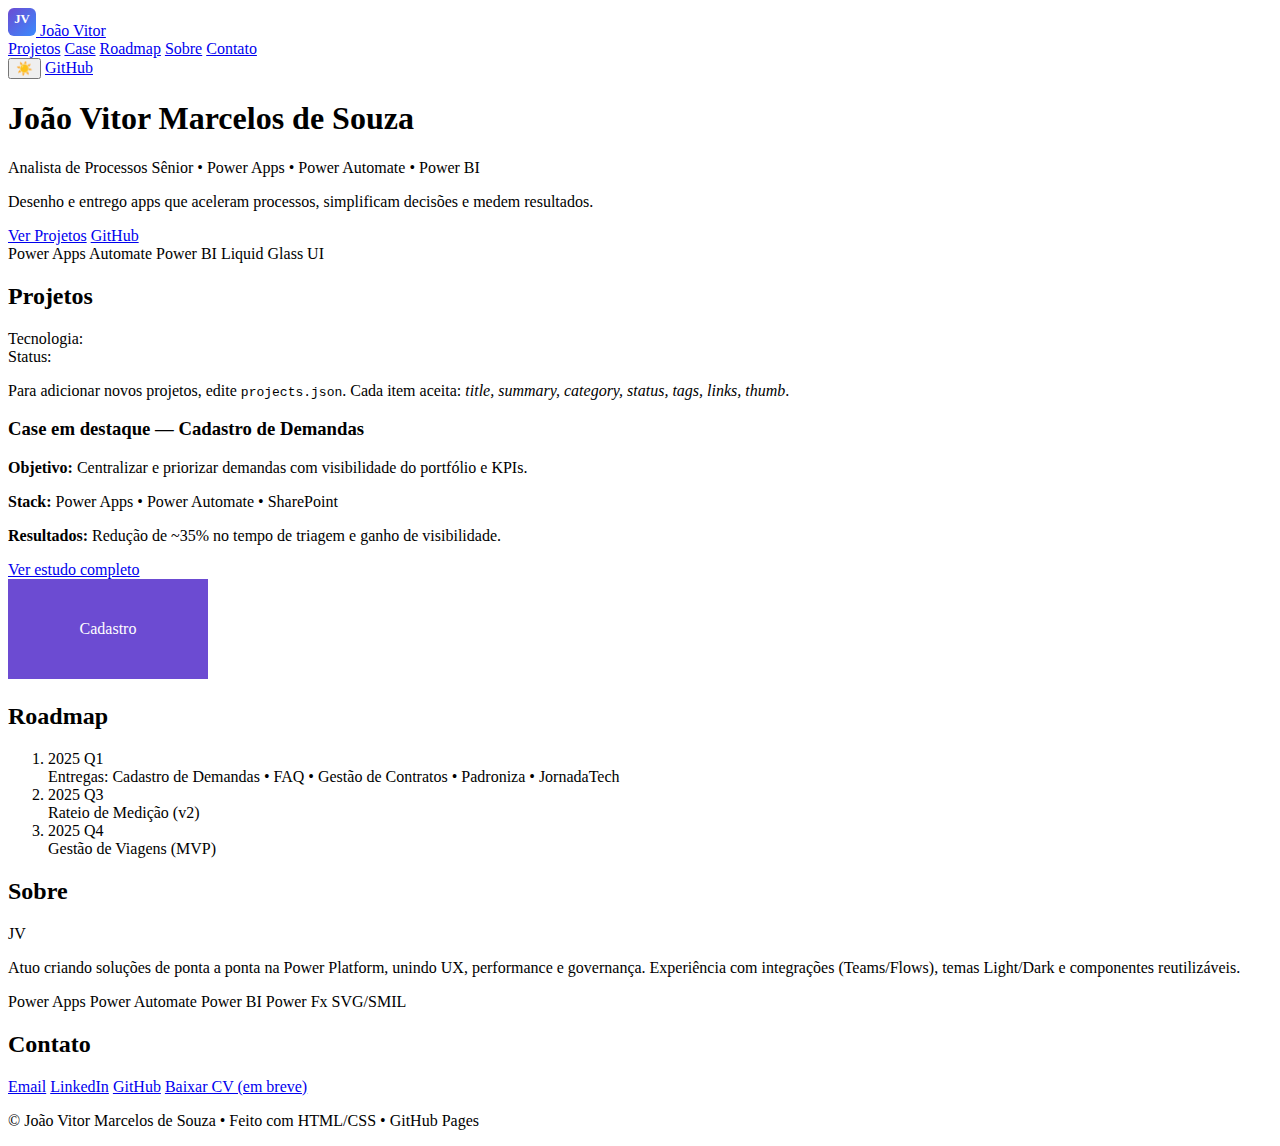
<file: index.html>
<!doctype html>
<html lang="pt-br">
<head>
  <meta charset="utf-8">
  <meta name="viewport" content="width=device-width, initial-scale=1">
  <title>João Vitor Marcelos de Souza — Portfólio Power Platform</title>
  <meta name="description" content="Portfólio de entregas em Power Apps, Power Automate e Power BI por João Vitor Marcelos de Souza.">
  <link rel="canonical" href="https://jvmarcelos.github.io/PowerApps/">
  <meta property="og:title" content="Portfólio — João Vitor Marcelos de Souza">
  <meta property="og:description" content="Power Apps, Power Automate e Power BI.">
  <meta property="og:type" content="website">
  <meta property="og:image" content="assets/thumbs/og.png">
  <meta name="theme-color" content="#6c4bd2">
  <link rel="icon" href="assets/thumbs/favicon.svg" type="image/svg+xml">
  <link rel="stylesheet" href="css/styles.css?v=20251015">
  <script defer src="js/script.js?v=20251015"></script>
</head>
<body>
  <header class="navbar">
    <div class="container nav-inner">
      <a class="brand" href="#inicio" aria-label="Início">
        <svg width="28" height="28" viewBox="0 0 48 48" aria-hidden="true"><defs><linearGradient id="g" x1="0" y1="0" x2="1" y2="1"><stop offset="0%" stop-color="#6c4bd2"/><stop offset="100%" stop-color="#3a8bfd"/></linearGradient></defs><rect rx="10" width="48" height="48" fill="url(#g)"/><text x="50%" y="55%" text-anchor="middle" fill="#fff" font-size="22" font-family="Segoe UI, Inter, Roboto" font-weight="700">JV</text></svg>
        <span>João Vitor</span>
      </a>
      <nav class="menu" aria-label="Navegação principal">
        <a href="#projetos">Projetos</a>
        <a href="#case">Case</a>
        <a href="#roadmap">Roadmap</a>
        <a href="#sobre">Sobre</a>
        <a href="#contato">Contato</a>
      </nav>
      <div class="actions">
        <button id="themeToggle" class="icon-btn" aria-label="Alternar tema"><span>☀️</span></button>
        <a class="btn ghost" target="_blank" rel="noopener" href="https://github.com/jvmarcelos">GitHub</a>
      </div>
    </div>
  </header>

  <main id="inicio">
    <section class="hero container">
      <div class="hero-text">
        <h1>João Vitor Marcelos de Souza</h1>
        <p class="role">Analista de Processos Sênior • Power Apps • Power Automate • Power BI</p>
        <p class="tagline">Desenho e entrego apps que aceleram processos, simplificam decisões e medem resultados.</p>
        <div class="cta">
          <a href="#projetos" class="btn primary">Ver Projetos</a>
          <a href="https://github.com/jvmarcelos" target="_blank" rel="noopener" class="btn">GitHub</a>
        </div>
        <div class="badges">
          <span class="chip">Power Apps</span>
          <span class="chip">Automate</span>
          <span class="chip">Power BI</span>
          <span class="chip">Liquid Glass UI</span>
        </div>
      </div>
      <div class="hero-illus" aria-hidden="true">
        <div class="liquid-card">
          <div class="specular"></div>
          <div class="specular s2"></div>
          <div class="specular s3"></div>
        </div>
      </div>
    </section>

    <section id="projetos" class="container section">
      <div class="section-head">
        <h2>Projetos</h2>
        <div class="filters">
          <div class="filter-row">
            <span class="label">Tecnologia:</span>
            <div id="techChips" class="chips"></div>
          </div>
          <div class="filter-row">
            <span class="label">Status:</span>
            <div id="statusChips" class="chips"></div>
          </div>
        </div>
      </div>
      <div id="projectsGrid" class="grid"></div>
      <p class="howto">Para adicionar novos projetos, edite <code>projects.json</code>. Cada item aceita: <em>title, summary, category, status, tags, links, thumb</em>.</p>
    </section>

    <section id="case" class="section highlight">
      <div class="container">
        <div class="case-card liquid">
          <div class="case-text">
            <h3>Case em destaque — Cadastro de Demandas</h3>
            <p><strong>Objetivo:</strong> Centralizar e priorizar demandas com visibilidade do portfólio e KPIs.</p>
            <p><strong>Stack:</strong> Power Apps • Power Automate • SharePoint</p>
            <p><strong>Resultados:</strong> Redução de ~35% no tempo de triagem e ganho de visibilidade.</p>
            <a href="#" class="btn primary">Ver estudo completo</a>
          </div>
          <div class="case-media" aria-hidden="true">
            <img src="assets/thumbs/cadastro.svg" alt="Thumb do Cadastro de Demandas"/>
          </div>
        </div>
      </div>
    </section>

    <section id="roadmap" class="container section">
      <h2>Roadmap</h2>
      <ol class="timeline">
        <li>
          <div class="time">2025 Q1</div>
          <div class="dot"></div>
          <div class="desc">Entregas: Cadastro de Demandas • FAQ • Gestão de Contratos • Padroniza • JornadaTech</div>
        </li>
        <li>
          <div class="time">2025 Q3</div>
          <div class="dot"></div>
          <div class="desc">Rateio de Medição (v2)</div>
        </li>
        <li>
          <div class="time">2025 Q4</div>
          <div class="dot"></div>
          <div class="desc">Gestão de Viagens (MVP)</div>
        </li>
      </ol>
    </section>

    <section id="sobre" class="container section">
      <h2>Sobre</h2>
      <div class="about">
        <div class="avatar" aria-hidden="true">
          <div class="circle">JV</div>
        </div>
        <div class="bio">
          <p>Atuo criando soluções de ponta a ponta na Power Platform, unindo UX, performance e governança. Experiência com integrações (Teams/Flows), temas Light/Dark e componentes reutilizáveis.</p>
          <div class="stack">
            <span class="chip">Power Apps</span>
            <span class="chip">Power Automate</span>
            <span class="chip">Power BI</span>
            <span class="chip">Power Fx</span>
            <span class="chip">SVG/SMIL</span>
          </div>
        </div>
      </div>
    </section>

    <section id="contato" class="container section">
      <h2>Contato</h2>
      <div class="contact">
        <a class="btn" href="mailto:joaov.marcelos@hotmail.com">Email</a>
        <a class="btn" target="_blank" rel="noopener" href="https://www.linkedin.com/in/joao-vitor-marcelos-engenharia/">LinkedIn</a>
        <a class="btn" target="_blank" rel="noopener" href="https://github.com/jvmarcelos">GitHub</a>
        <a class="btn ghost" href="#">Baixar CV (em breve)</a>
      </div>
    </section>
  </main>

  <footer class="footer">
    <div class="container">
      <p>© <span id="year"></span> João Vitor Marcelos de Souza • Feito com HTML/CSS • GitHub Pages</p>
    </div>
  </footer>
</body>
</html>
</file>
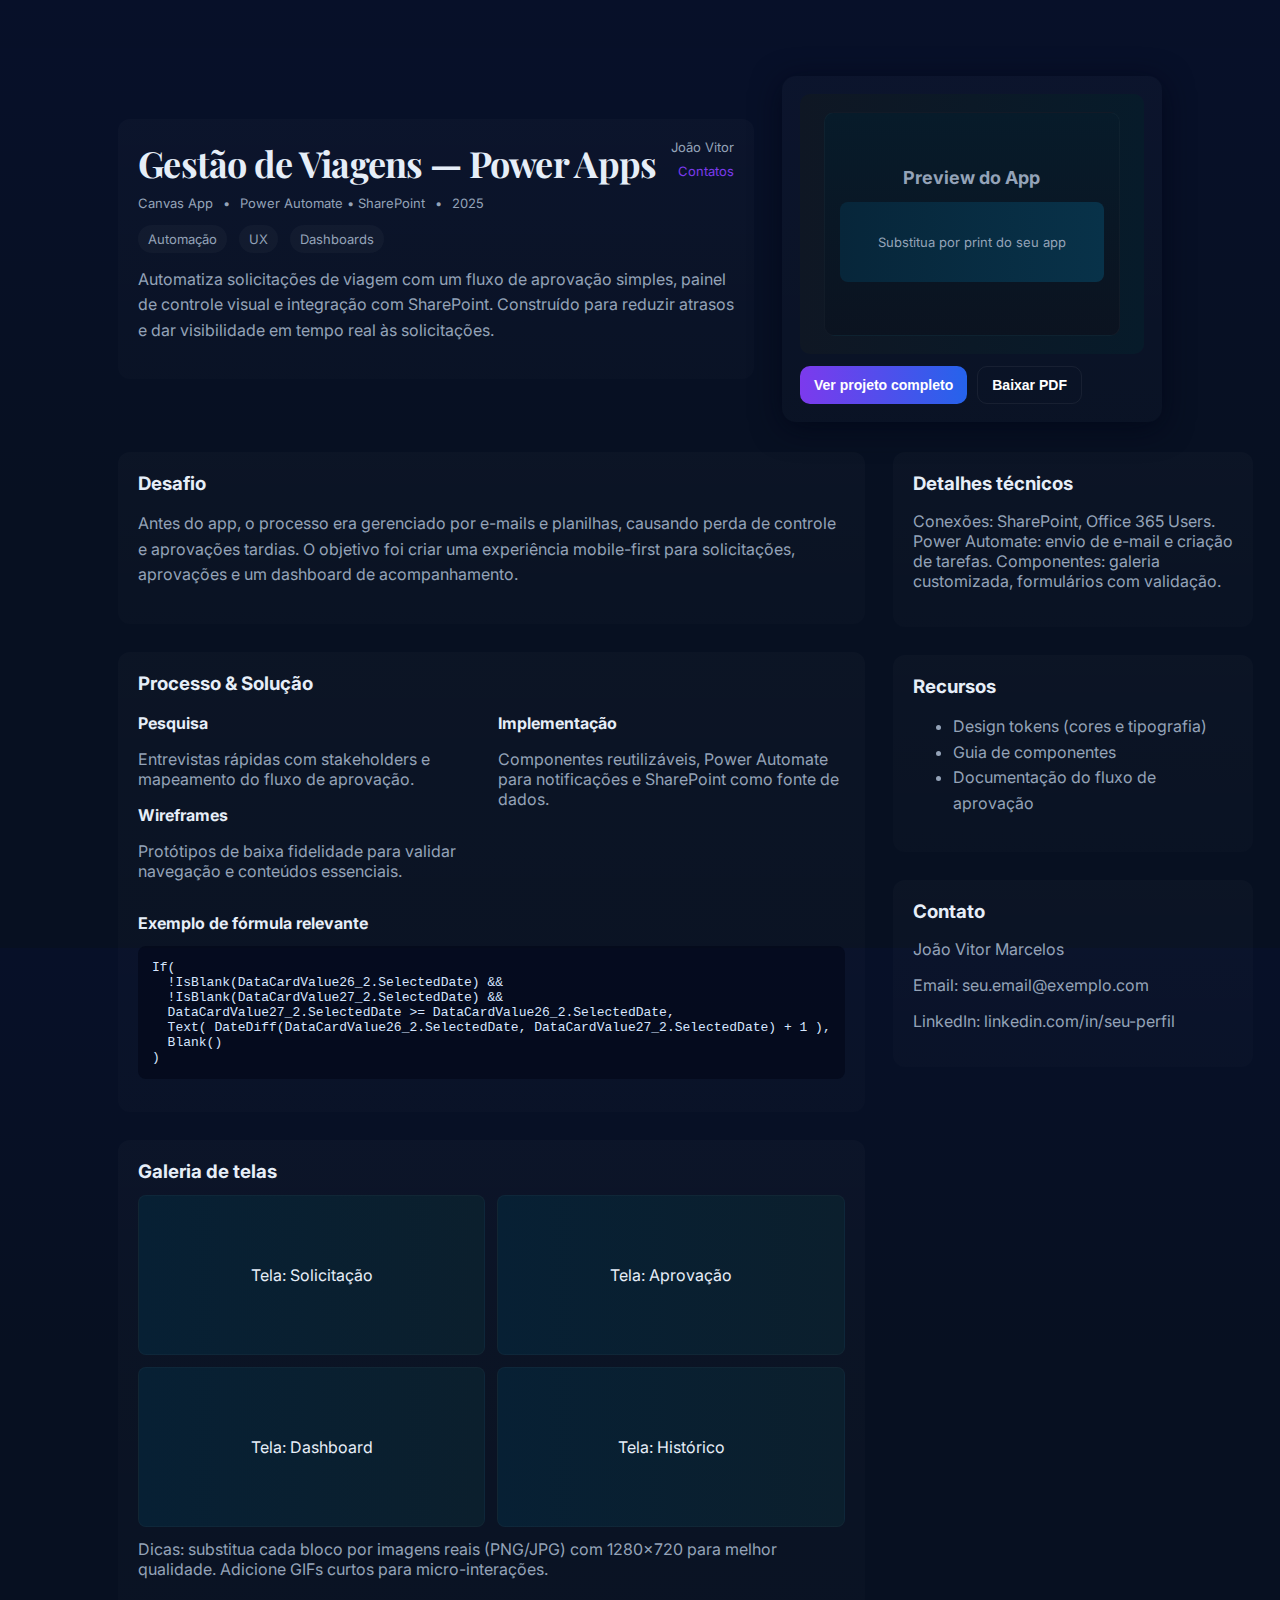
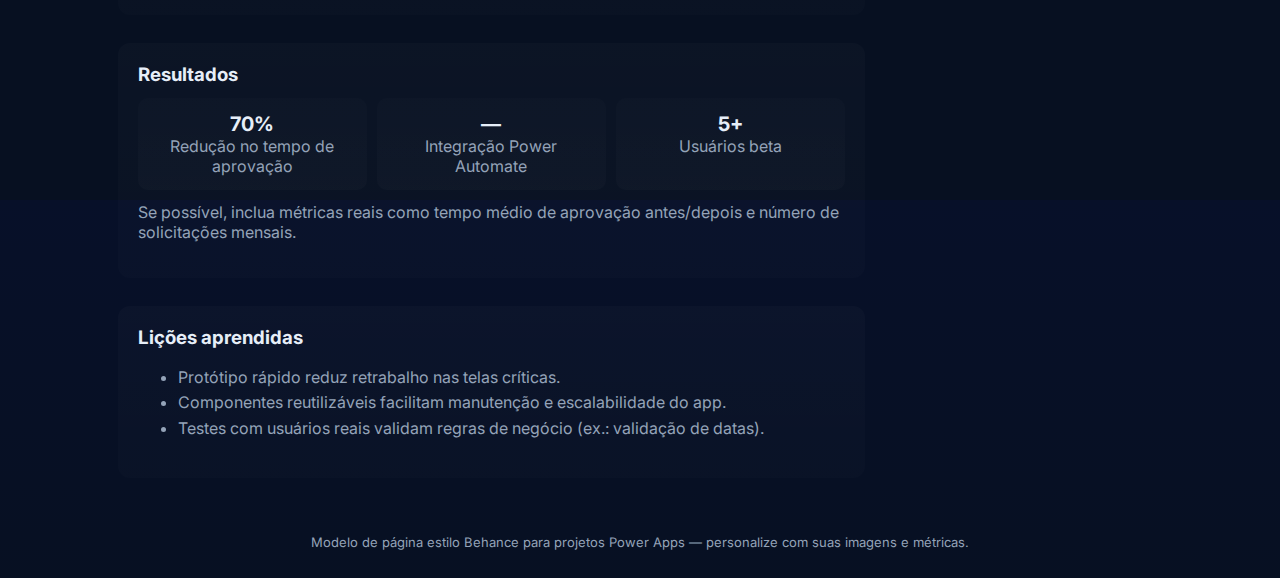
<file: Index.html>
<!doctype html>
<html lang="pt-BR">
<head>
  <meta charset="utf-8" />
  <meta name="viewport" content="width=device-width,initial-scale=1" />
  <title>Portfólio — Projeto Power Apps (Estilo Behance)</title>
  <link rel="preconnect" href="https://fonts.googleapis.com">
  <link rel="preconnect" href="https://fonts.gstatic.com" crossorigin>
  <link href="https://fonts.googleapis.com/css2?family=Inter:wght@300;400;600;700;800&family=Playfair+Display:wght@600&display=swap" rel="stylesheet">
  <style>
    :root{
      --bg:#0f1724; --card:#0b1220; --muted:#94a3b8; --accent:#7c3aed; --glass: rgba(255,255,255,0.03);
      --max-width:1100px; --radius:14px; --gap:28px; color-scheme: dark;
    }
    *{box-sizing:border-box}
    html,body{height:100%;margin:0;font-family:Inter,system-ui,Arial; background: linear-gradient(180deg,#071029 0%, #071021 50%); color:#e6eef8; -webkit-font-smoothing:antialiased}
    a{color:var(--accent);text-decoration:none}
    .wrap{max-width:var(--max-width);margin:48px auto;padding:28px}

    /* Header / Hero */
    header{display:grid;grid-template-columns:1fr 380px;gap:var(--gap);align-items:center;margin-bottom:30px}
    .project-title{background:linear-gradient(90deg, rgba(124,58,237,0.12), rgba(59,130,246,0.06));padding:28px;border-radius:var(--radius);}
    .project-title h1{font-family:Playfair Display,serif;margin:0 0 8px;font-size:36px;letter-spacing:-0.02em}
    .meta{display:flex;gap:10px;flex-wrap:wrap;color:var(--muted);font-size:13px}
    .tags{margin-top:14px}
    .tag{display:inline-block;background:var(--glass);padding:6px 10px;border-radius:999px;font-size:13px;color:var(--muted);margin-right:8px}

    .hero-card{background:linear-gradient(180deg, rgba(255,255,255,0.02), rgba(255,255,255,0.01));border-radius:var(--radius);padding:18px;box-shadow:0 6px 30px rgba(2,6,23,0.7)}
    .hero-img{width:100%;height:260px;border-radius:10px;background:linear-gradient(90deg,#0f1724,#071b2a);display:flex;align-items:center;justify-content:center;position:relative;overflow:hidden}
    .hero-img .mock{width:86%;height:86%;border-radius:10px;background:linear-gradient(180deg,#071b2a,#0b1320);border:1px solid rgba(255,255,255,0.03);display:flex;align-items:center;justify-content:center;flex-direction:column}
    .hero-img .mock h2{margin:0;font-size:18px;color:var(--muted)}
    .hero-actions{display:flex;gap:10px;margin-top:12px}
    .btn{border-radius:10px;padding:10px 14px;font-weight:600;font-size:14px;background:transparent;border:1px solid rgba(255,255,255,0.06);cursor:pointer}
    .btn.primary{background:linear-gradient(90deg,var(--accent),#2563eb);border:0}

    /* Grid body */
    .grid{display:grid;grid-template-columns:1fr 360px;gap:var(--gap)}
    .card{background:linear-gradient(180deg, rgba(255,255,255,0.02), rgba(255,255,255,0.01));padding:20px;border-radius:12px}
    h3{margin:0 0 12px}
    p.lead{color:var(--muted);line-height:1.6}

    /* Gallery */
    .gallery{display:grid;grid-template-columns:repeat(2,1fr);gap:12px}
    .screenshot{height:160px;border-radius:8px;background:linear-gradient(90deg,#072034,#0b1f2d);display:flex;align-items:center;justify-content:center;border:1px solid rgba(255,255,255,0.03)}

    pre.code{background:rgba(2,6,23,0.6);padding:14px;border-radius:8px;color:#d6e6ff;overflow:auto;font-family:ui-monospace,SFMono-Regular,Menlo,monospace;font-size:13px}

    /* Stats */
    .stats{display:flex;gap:10px;flex-wrap:wrap}
    .stat{flex:1;background:linear-gradient(180deg, rgba(255,255,255,0.01), rgba(255,255,255,0.02));padding:14px;border-radius:10px;text-align:center}
    .stat strong{display:block;font-size:20px}
    .muted{color:var(--muted)}

    /* Footer */
    footer{margin-top:28px;text-align:center;color:var(--muted);font-size:13px}

    /* Responsive */
    @media (max-width:980px){.wrap{padding:18px}.grid,header{grid-template-columns:1fr}.hero-img{height:220px}.hero-card{order:2}}
  </style>
</head>
<body>
  <div class="wrap">
    <!-- Header / Hero -->
    <header>
      <div class="project-title card">
        <div style="display:flex;justify-content:space-between;align-items:flex-start;gap:12px">
          <div>
            <h1>Gestão de Viagens — Power Apps</h1>
            <div class="meta">
              <div>Canvas App</div>
              <div>•</div>
              <div>Power Automate • SharePoint</div>
              <div>•</div>
              <div>2025</div>
            </div>
            <div class="tags">
              <span class="tag">Automação</span>
              <span class="tag">UX</span>
              <span class="tag">Dashboards</span>
            </div>
          </div>
          <div style="text-align:right;color:var(--muted);font-size:13px">
            <div>João Vitor</div>
            <div style="margin-top:8px"><a href="#contact">Contatos</a></div>
          </div>
        </div>
        <p class="lead" style="margin-top:14px">Automatiza solicitações de viagem com um fluxo de aprovação simples, painel de controle visual e integração com SharePoint. Construído para reduzir atrasos e dar visibilidade em tempo real às solicitações.</p>
      </div>

      <aside class="hero-card">
        <div class="hero-img">
          <div class="mock">
            <h2>Preview do App</h2>
            <div style="width:90%;height:80px;margin-top:14px;background:linear-gradient(90deg,#07263a,#083249);border-radius:8px;display:flex;align-items:center;justify-content:center;color:var(--muted);font-size:13px">Substitua por print do seu app</div>
          </div>
        </div>
        <div class="hero-actions">
          <button class="btn primary">Ver projeto completo</button>
          <button class="btn">Baixar PDF</button>
        </div>
      </aside>
    </header>

    <!-- Body -->
    <div class="grid">
      <main>
        <section class="card" style="margin-bottom:var(--gap)">
          <h3>Desafio</h3>
          <p class="lead">Antes do app, o processo era gerenciado por e-mails e planilhas, causando perda de controle e aprovações tardias. O objetivo foi criar uma experiência mobile-first para solicitações, aprovações e um dashboard de acompanhamento.</p>
        </section>

        <section class="card" style="margin-bottom:var(--gap)">
          <h3>Processo & Solução</h3>
          <div style="display:flex;gap:14px;flex-wrap:wrap">
            <div style="flex:1;min-width:220px">
              <h4 style="margin:6px 0">Pesquisa</h4>
              <p class="muted">Entrevistas rápidas com stakeholders e mapeamento do fluxo de aprovação.</p>

              <h4 style="margin:6px 0;margin-top:12px">Wireframes</h4>
              <p class="muted">Protótipos de baixa fidelidade para validar navegação e conteúdos essenciais.</p>
            </div>
            <div style="flex:1;min-width:220px">
              <h4 style="margin:6px 0">Implementação</h4>
              <p class="muted">Componentes reutilizáveis, Power Automate para notificações e SharePoint como fonte de dados.</p>
            </div>
          </div>

          <div style="margin-top:16px">
            <h4 style="margin:6px 0">Exemplo de fórmula relevante</h4>
            <pre class="code">If(
  !IsBlank(DataCardValue26_2.SelectedDate) &&
  !IsBlank(DataCardValue27_2.SelectedDate) &&
  DataCardValue27_2.SelectedDate >= DataCardValue26_2.SelectedDate,
  Text( DateDiff(DataCardValue26_2.SelectedDate, DataCardValue27_2.SelectedDate) + 1 ),
  Blank()
)</pre>
          </div>
        </section>

        <section class="card" style="margin-bottom:var(--gap)">
          <h3>Galeria de telas</h3>
          <div class="gallery">
            <div class="screenshot">Tela: Solicitação</div>
            <div class="screenshot">Tela: Aprovação</div>
            <div class="screenshot">Tela: Dashboard</div>
            <div class="screenshot">Tela: Histórico</div>
          </div>
          <p class="muted" style="margin-top:12px">Dicas: substitua cada bloco por imagens reais (PNG/JPG) com 1280×720 para melhor qualidade. Adicione GIFs curtos para micro-interações.</p>
        </section>

        <section class="card" style="margin-bottom:var(--gap)">
          <h3>Resultados</h3>
          <div class="stats" style="margin-top:12px">
            <div class="stat"><strong>70%</strong><div class="muted">Redução no tempo de aprovação</div></div>
            <div class="stat"><strong>—</strong><div class="muted">Integração Power Automate</div></div>
            <div class="stat"><strong>5+</strong><div class="muted">Usuários beta</div></div>
          </div>
          <p class="muted" style="margin-top:12px">Se possível, inclua métricas reais como tempo médio de aprovação antes/depois e número de solicitações mensais.</p>
        </section>

        <section class="card" style="margin-bottom:var(--gap)">
          <h3>Lições aprendidas</h3>
          <ul style="color:var(--muted);line-height:1.6">
            <li>Protótipo rápido reduz retrabalho nas telas críticas.</li>
            <li>Componentes reutilizáveis facilitam manutenção e escalabilidade do app.</li>
            <li>Testes com usuários reais validam regras de negócio (ex.: validação de datas).</li>
          </ul>
        </section>

      </main>

      <aside>
        <div class="card">
          <h3>Detalhes técnicos</h3>
          <p class="muted">Conexões: SharePoint, Office 365 Users. Power Automate: envio de e-mail e criação de tarefas. Componentes: galeria customizada, formulários com validação.</p>
        </div>

        <div class="card" style="margin-top:var(--gap)">
          <h3>Recursos</h3>
          <ul style="color:var(--muted);line-height:1.6">
            <li>Design tokens (cores e tipografia)</li>
            <li>Guia de componentes</li>
            <li>Documentação do fluxo de aprovação</li>
          </ul>
        </div>

        <div class="card" style="margin-top:var(--gap)">
          <h3 id="contact">Contato</h3>
          <p class="muted">João Vitor Marcelos</p>
          <p class="muted">Email: seu.email@exemplo.com</p>
          <p class="muted">LinkedIn: linkedin.com/in/seu-perfil</p>
        </div>

      </aside>
    </div>

    <footer>
      <div>Modelo de página estilo Behance para projetos Power Apps — personalize com suas imagens e métricas.</div>
    </footer>
  </div>
</body>
</html>
</file>
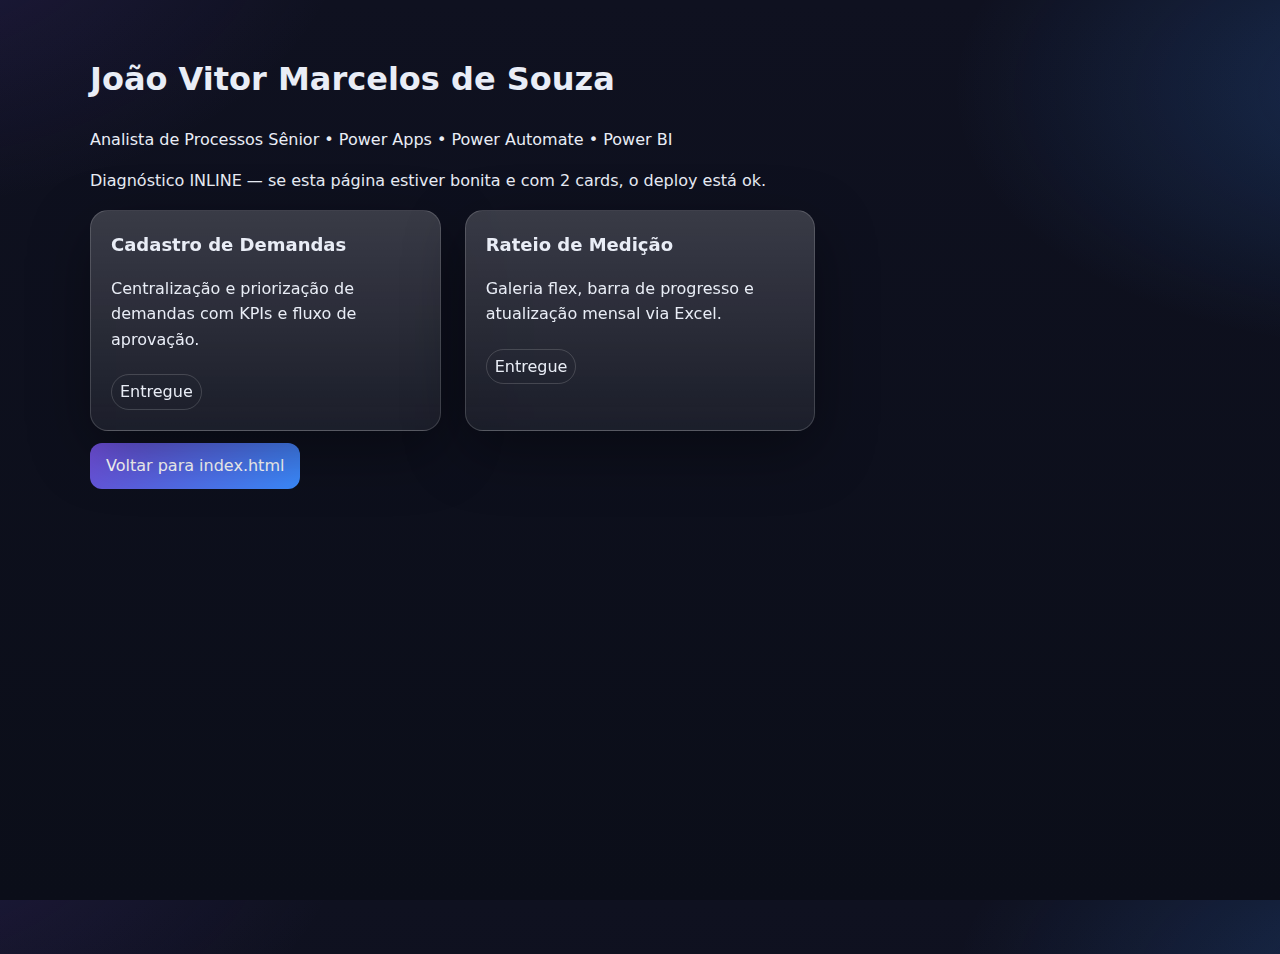
<file: index-inline.html>
<!doctype html>
<html lang="pt-br">
<head>
<meta charset="utf-8"><meta name="viewport" content="width=device-width,initial-scale=1">
<title>João Vitor Marcelos de Souza — Portfólio (INLINE)</title>
<style>
:root{--bg-1:#0f1120;--bg-2:#0b0e19;--text:#e9edf6;--p:#6c4bd2;--b:#3a8bfd}
html,body{height:100%}body{margin:0;font:16px/1.6 Segoe UI,Inter,system-ui,sans-serif;color:var(--text);background:radial-gradient(800px 500px at -10% -10%, rgba(108,75,210,.18), transparent 60%),radial-gradient(700px 400px at 110% 10%, rgba(58,139,253,.22), transparent 65%),linear-gradient(180deg,var(--bg-1),var(--bg-2))}
.wrap{max-width:1100px;margin:6vh auto;padding:0 20px}
.grid{display:grid;grid-template-columns:repeat(3,1fr);gap:24px}
.card{background:linear-gradient(180deg, rgba(255,255,255,.18), rgba(255,255,255,.06));border:1px solid rgba(255,255,255,.16);border-radius:18px;backdrop-filter:blur(10px);box-shadow:0 20px 60px rgba(0,0,0,.35);padding:20px}
.card h3{margin:0 0 6px;font-size:18px}
.badge{display:inline-block;margin-top:6px;padding:4px 8px;border-radius:999px;border:1px solid rgba(255,255,255,.16)}
.btn{display:inline-block;margin-top:12px;padding:10px 16px;border-radius:12px;background:linear-gradient(135deg,var(--p),var(--b));color:#fff;text-decoration:none}
@media(max-width:900px){.grid{grid-template-columns:repeat(2,1fr)}}@media(max-width:640px){.grid{grid-template-columns:1fr}}
</style>
</head>
<body>
<div class="wrap">
  <h1>João Vitor Marcelos de Souza</h1>
  <p>Analista de Processos Sênior • Power Apps • Power Automate • Power BI</p>
  <p>Diagnóstico INLINE — se esta página estiver bonita e com 2 cards, o deploy está ok.</p>
  <div class="grid">
    <div class="card"><h3>Cadastro de Demandas</h3><p>Centralização e priorização de demandas com KPIs e fluxo de aprovação.</p><span class="badge">Entregue</span></div>
    <div class="card"><h3>Rateio de Medição</h3><p>Galeria flex, barra de progresso e atualização mensal via Excel.</p><span class="badge">Entregue</span></div>
  </div>
  <a class="btn" href="./">Voltar para index.html</a>
</div>
</body>
</html>
</file>
<file: css/styles.css>
/* CSS resumido para efeito Liquid Glass e layout responsivo */
</file>
